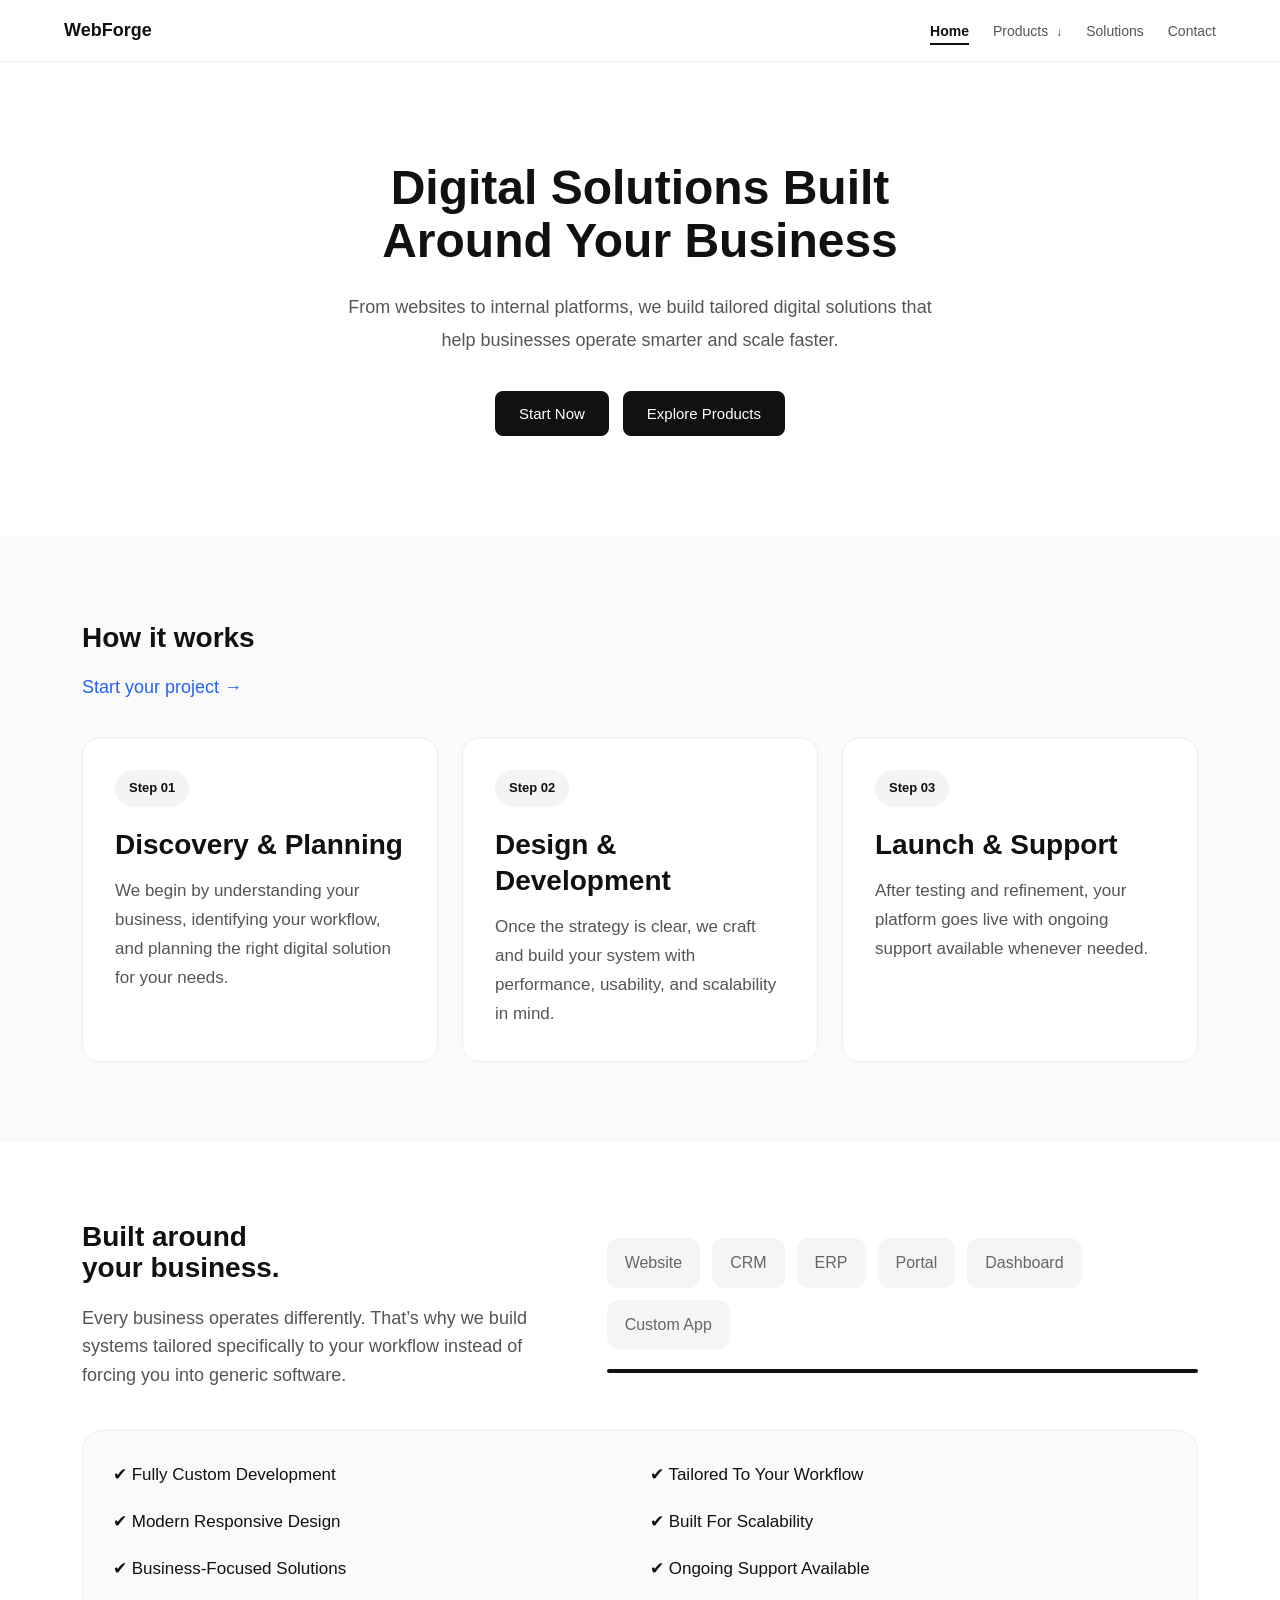
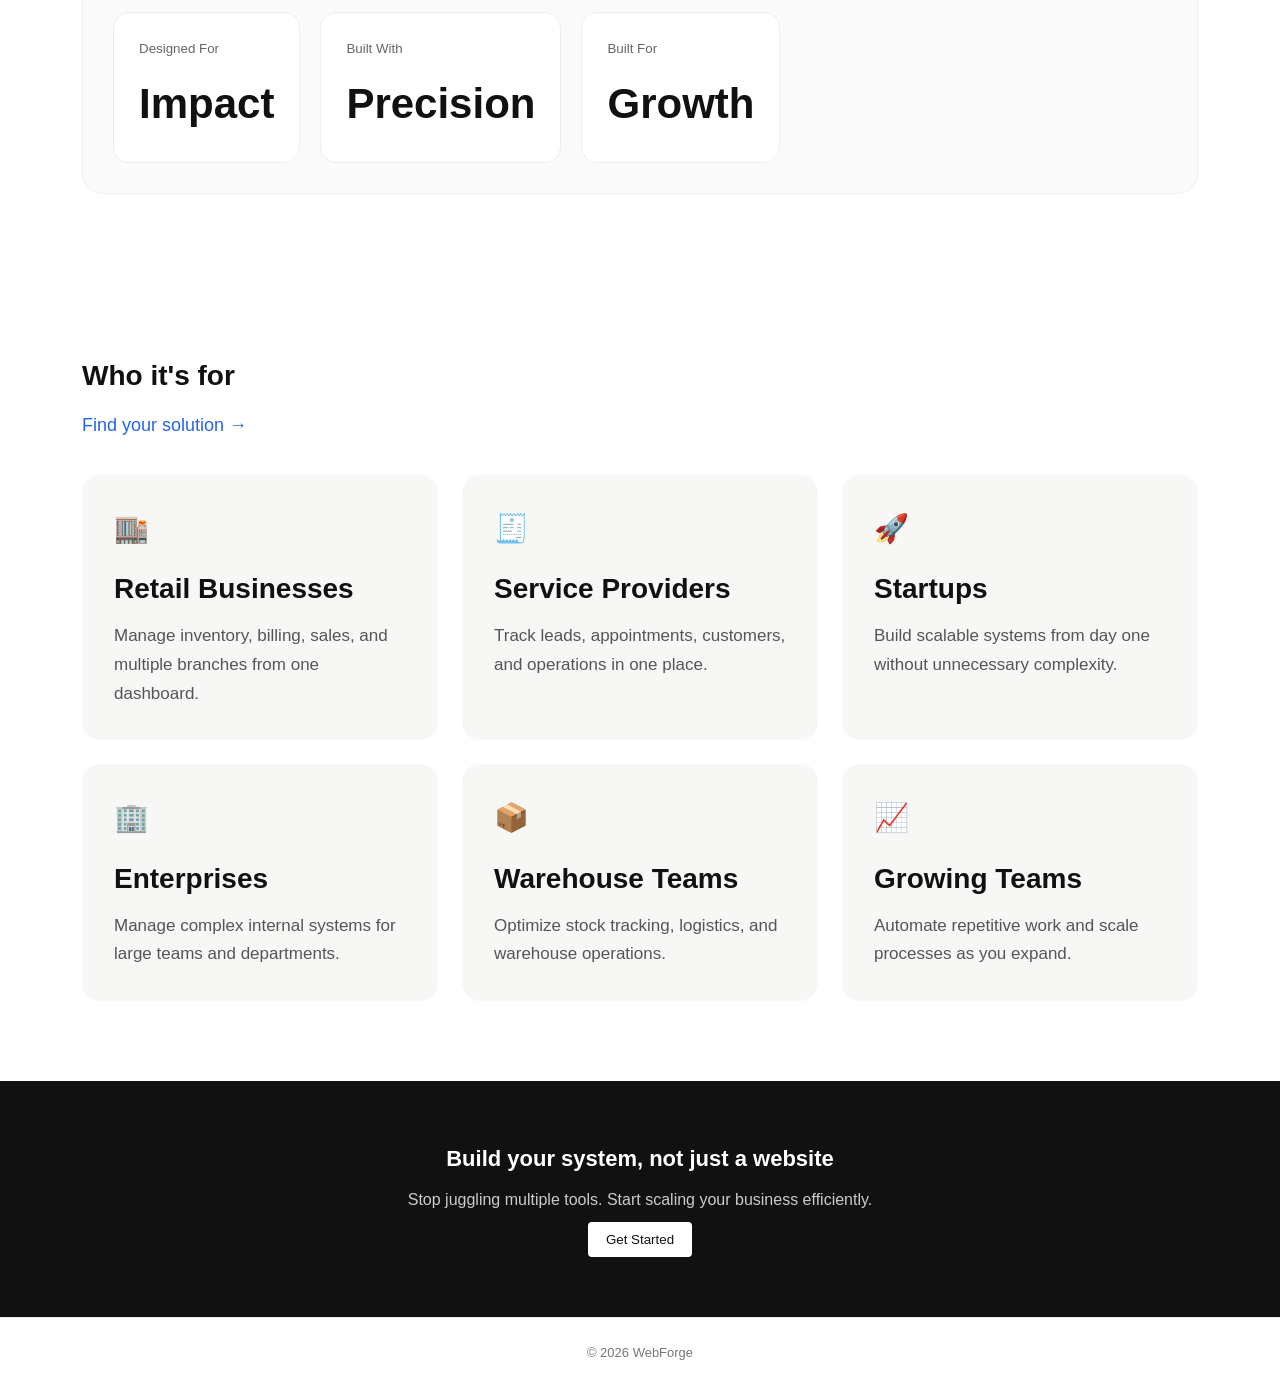
<file: index.html>
<!DOCTYPE html>
<html lang="en">
<head>
  <meta charset="UTF-8">
  <meta name="viewport" content="width=device-width, initial-scale=1.0">
  <title>WebForge</title>
  <link rel="stylesheet" href="styles.css">
</head>
<body>

  <!-- NAVBAR -->
<header class="navbar">
  <div class="container nav-container">

    <h2 class="logo">WebForge</h2>

    <nav>
      <ul class="nav-links">

        <li><a href="index.html">Home</a></li>

        <!-- PRODUCTS WITH MEGA MENU -->
        <li class="mega-parent">

          <a href="#">
            Products
            <span class="dropdown-arrow">↓</span>
          </a>

<div class="mega-menu">
  <div class="mega-grid">

    <a href="pages/products.html" class="mega-item">
      Website Development
    </a>

    <a href="pages/products.html" class="mega-item">
      CRM Systems
    </a>

    <a href="pages/products.html" class="mega-item">
      ERP Platforms
    </a>

    <a href="pages/products.html" class="mega-item">
      Admin Dashboards
    </a>

    <a href="pages/products.html" class="mega-item">
      Client Portals
    </a>

    <a href="pages/products.html" class="mega-item">
      Custom Solutions
    </a>

  </div>
</div>

        </li>

        <li><a href="pages/solutions.html">Solutions</a></li>
        <li><a href="pages/contact.html">Contact</a></li>

      </ul>
    </nav>

    <div class="menu-toggle" id="menu-toggle">☰</div>

  </div>
</header>


  <!-- HERO -->
<section class="hero">
  <div class="container">
    <h1>
      Digital Solutions Built<br>
      Around Your Business
    </h1>

    <p>
      From websites to internal platforms, we build tailored digital solutions
      that help businesses operate smarter and scale faster.
    </p>

    <div class="hero-actions">
      <a href="pages/contact.html">
        <button>Start Now</button>
      </a>

      <a href="pages/products.html">
        <button class="secondary">Explore Products</button>
      </a>
    </div>
  </div>
</section>


  <!-- HOW IT WORKS -->
  <section class="section how-section">
  <div class="container">

    <div class="section-top">
      <h2>How it works</h2>
      <a href="pages/contact.html">Start your project →</a>
    </div>

    <div class="how-grid">

      <div class="how-card">
        <span class="how-badge">Step 01</span>
        <h3>Discovery & Planning</h3>
        <p>
          We begin by understanding your business, identifying your workflow,
          and planning the right digital solution for your needs.
        </p>
      </div>

      <div class="how-card">
        <span class="how-badge">Step 02</span>
        <h3>Design & Development</h3>
        <p>
          Once the strategy is clear, we craft and build your system with
          performance, usability, and scalability in mind.
        </p>
      </div>

      <div class="how-card">
        <span class="how-badge">Step 03</span>
        <h3>Launch & Support</h3>
        <p>
          After testing and refinement, your platform goes live with ongoing
          support available whenever needed.
        </p>
      </div>

    </div>

  </div>
</section>


  <!-- WHY WEBFORGE -->
<section class="section why-webforge-section">
  <div class="container">

    <div class="why-header">

      <div class="why-left">
        <h2>
          Built around<br>
          your business.
        </h2>

        <p>
          Every business operates differently. That’s why we build systems tailored specifically to your workflow instead of forcing you into generic software.
        </p>
      </div>

      <div class="why-right">

        <div class="tool-comparison">
          <span>Website</span>
          <span>CRM</span>
          <span>ERP</span>
          <span>Portal</span>
          <span>Dashboard</span>
          <span>Custom App</span>
        </div>

        <div class="comparison-line"></div>

      </div>
    </div>


    <div class="why-card">

      <div class="why-grid">
        <div class="why-item">✔ Fully Custom Development</div>
        <div class="why-item">✔ Tailored To Your Workflow</div>
        <div class="why-item">✔ Modern Responsive Design</div>
        <div class="why-item">✔ Built For Scalability</div>
        <div class="why-item">✔ Business-Focused Solutions</div>
        <div class="why-item">✔ Ongoing Support Available</div>
      </div>


      <div class="why-stats">

        <div class="why-stats">

  <div class="stat-box">
    <small>Designed For</small>
    <h3>Impact</h3>
  </div>

  <div class="stat-box">
    <small>Built With</small>
    <h3>Precision</h3>
  </div>

  <div class="stat-box">
    <small>Built For</small>
    <h3>Growth</h3>
  </div>
</div>
    </div>
  </div>
</section>


  <!-- WHO IT'S FOR -->
  <section class="section who-section">
    <div class="container">

      <div class="section-top">
        <h2>Who it's for</h2>
        <a href="pages/contact.html">Find your solution →</a>
      </div>

      <div class="who-grid">

        <div class="who-card">
          <div class="who-icon">🏬</div>
          <h3>Retail Businesses</h3>
          <p>
            Manage inventory, billing, sales, and multiple branches from one dashboard.
          </p>
        </div>

        <div class="who-card">
          <div class="who-icon">🧾</div>
          <h3>Service Providers</h3>
          <p>
            Track leads, appointments, customers, and operations in one place.
          </p>
        </div>

        <div class="who-card">
          <div class="who-icon">🚀</div>
          <h3>Startups</h3>
          <p>
            Build scalable systems from day one without unnecessary complexity.
          </p>
        </div>

        <div class="who-card">
          <div class="who-icon">🏢</div>
          <h3>Enterprises</h3>
          <p>
            Manage complex internal systems for large teams and departments.
          </p>
        </div>

        <div class="who-card">
          <div class="who-icon">📦</div>
          <h3>Warehouse Teams</h3>
          <p>
            Optimize stock tracking, logistics, and warehouse operations.
          </p>
        </div>

        <div class="who-card">
          <div class="who-icon">📈</div>
          <h3>Growing Teams</h3>
          <p>
            Automate repetitive work and scale processes as you expand.
          </p>
        </div>

      </div>

    </div>
  </section>


  <!-- FINAL CTA -->
  <section class="cta strong">
    <div class="container narrow">
      <h2>Build your system, not just a website</h2>
      <p>
        Stop juggling multiple tools. Start scaling your business efficiently.
      </p>

      <a href="pages/contact.html">
        <button>Get Started</button>
      </a>
    </div>
  </section>


  <!-- FOOTER -->
  <footer class="footer">
    <p>© 2026 WebForge</p>
  </footer>


  <script src="script.js"></script>

</body>
</html>
</file>
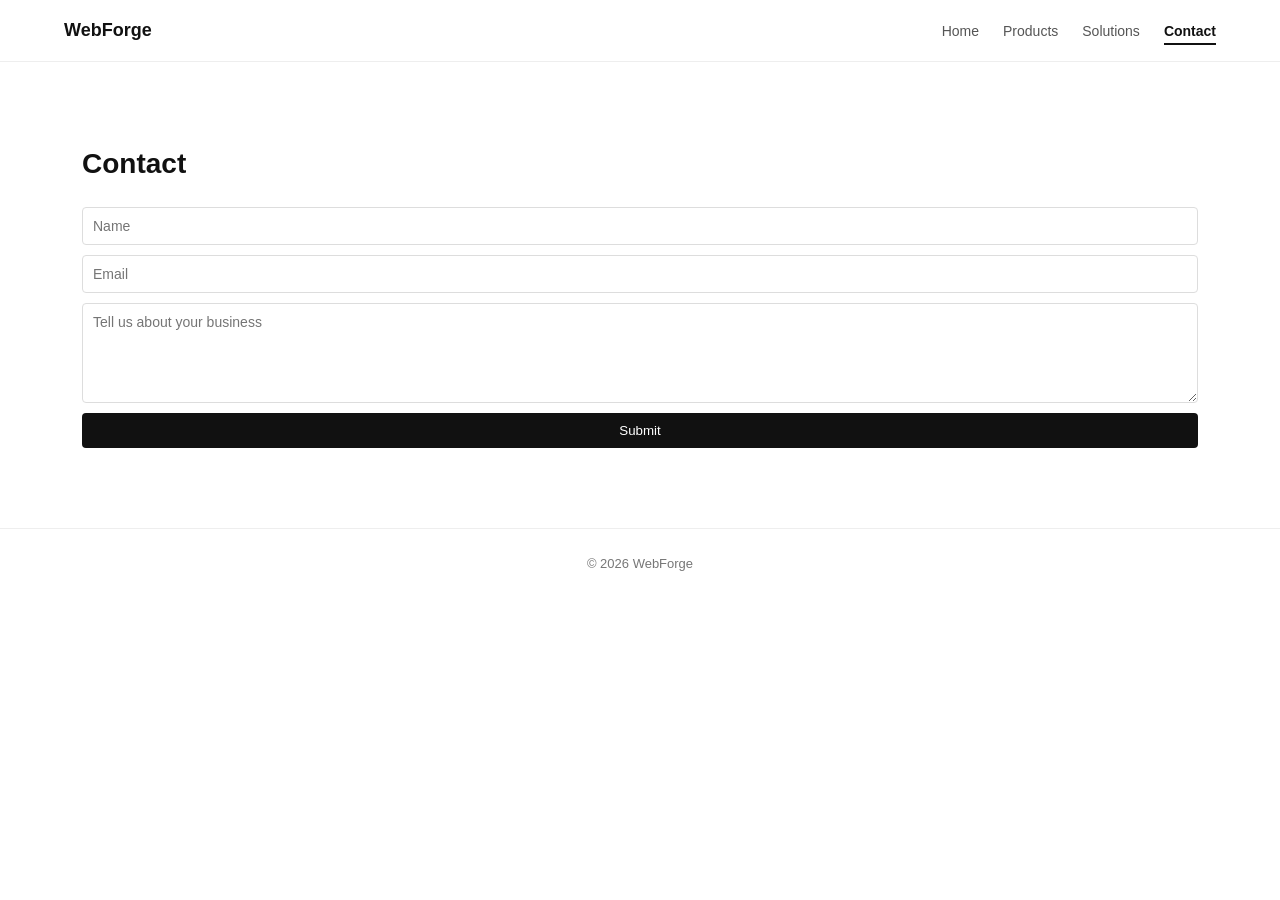
<file: pages/contact.html>
<!DOCTYPE html>
<html lang="en">
<head>
  <meta charset="UTF-8" />
  <meta name="viewport" content="width=device-width, initial-scale=1.0"/>
  <title>Contact - WebForge</title>
  <link rel="stylesheet" href="../styles.css" />
</head>
<body>

<header class="navbar">
  <div class="container nav-container">
    <h2 class="logo">WebForge</h2>
    <nav>
      <ul class="nav-links">
        <li><a href="../index.html">Home</a></li>
        <li><a href="products.html">Products</a></li>
        <li><a href="solutions.html">Solutions</a></li>
        <li><a href="contact.html">Contact</a></li>
      </ul>
    </nav>
    <div class="menu-toggle" id="menu-toggle">☰</div>
  </div>
</header>

<section class="section">
  <div class="container narrow">
    <h2>Contact</h2>

    <form id="contactForm">
      <input type="text" id="name" placeholder="Name" required />
      <input type="email" id="email" placeholder="Email" required />
      <textarea id="message" placeholder="Tell us about your business"></textarea>
      <button type="submit">Submit</button>
    </form>

    <p id="formMessage"></p>
  </div>
</section>

<footer class="footer">
  <p>© 2026 WebForge</p>
</footer>

<script src="../script.js"></script>
</body>
</html>
</file>
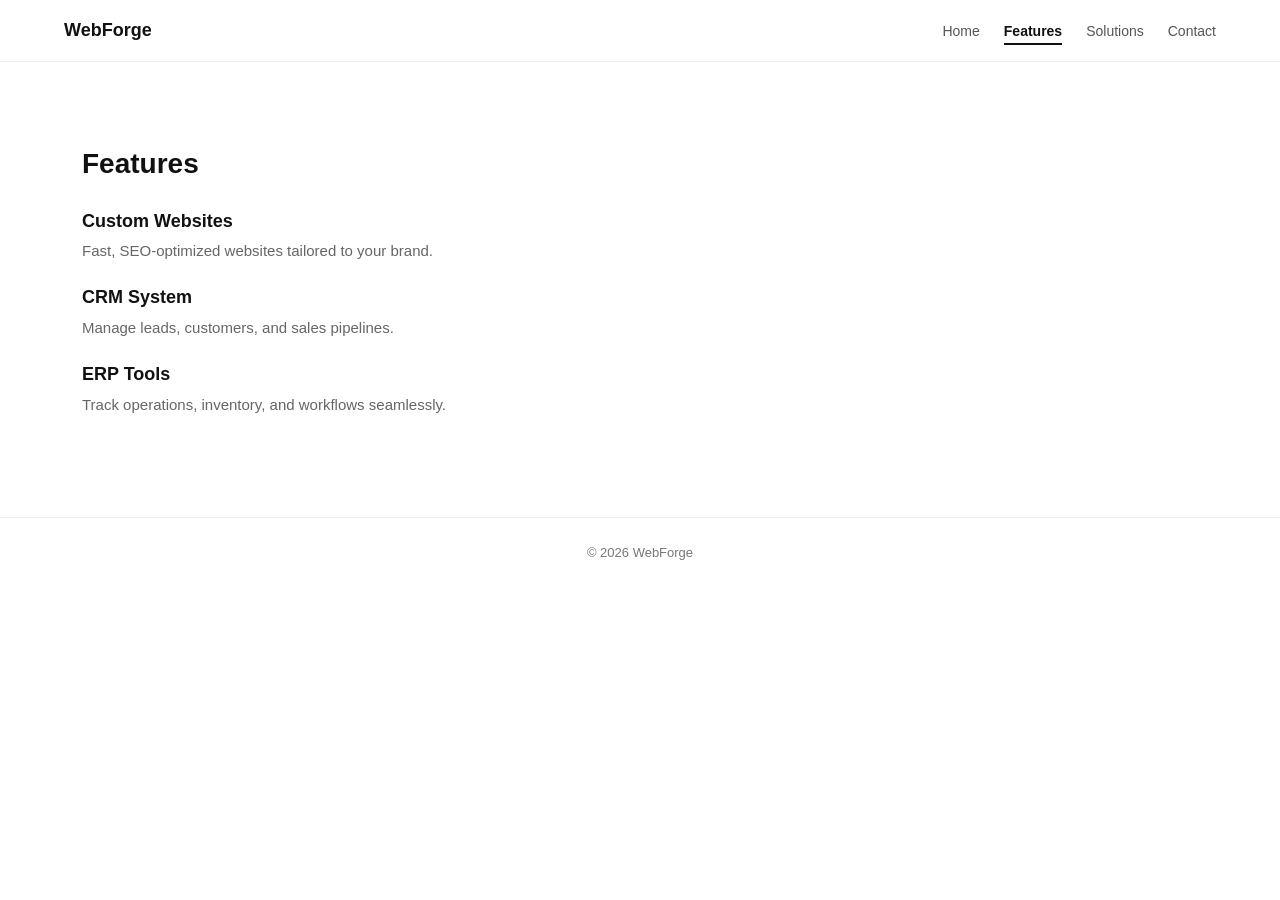
<file: pages/features.html>
<!DOCTYPE html>
<html lang="en">
<head>
  <meta charset="UTF-8" />
  <meta name="viewport" content="width=device-width, initial-scale=1.0"/>
  <title>Features - WebForge</title>
  <link rel="stylesheet" href="../styles.css" />
</head>
<body>

<header class="navbar">
  <div class="container nav-container">
    <h2 class="logo">WebForge</h2>
    <nav>
      <ul class="nav-links">
        <li><a href="../index.html">Home</a></li>
        <li><a href="features.html">Features</a></li>
        <li><a href="solutions.html">Solutions</a></li>
        <li><a href="contact.html">Contact</a></li>
      </ul>
    </nav>
    <div class="menu-toggle" id="menu-toggle">☰</div>
  </div>
</header>

<section class="section">
  <div class="container narrow">
    <h2>Features</h2>

    <div class="feature">
      <h3>Custom Websites</h3>
      <p>Fast, SEO-optimized websites tailored to your brand.</p>
    </div>

    <div class="feature">
      <h3>CRM System</h3>
      <p>Manage leads, customers, and sales pipelines.</p>
    </div>

    <div class="feature">
      <h3>ERP Tools</h3>
      <p>Track operations, inventory, and workflows seamlessly.</p>
    </div>
  </div>
</section>

<footer class="footer">
  <p>© 2026 WebForge</p>
</footer>

<script src="../script.js"></script>
</body>
</html>
</file>
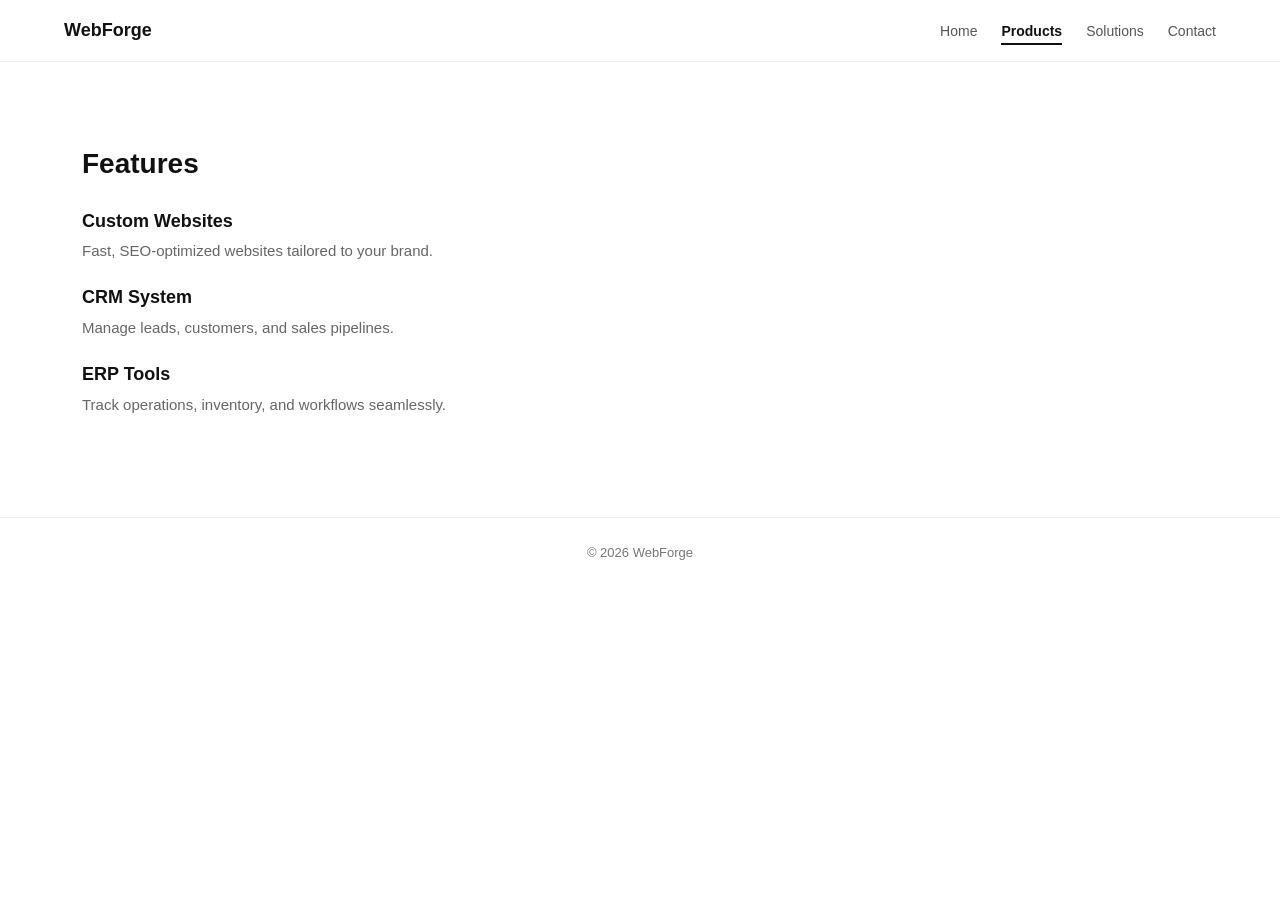
<file: pages/products.html>
<!DOCTYPE html>
<html lang="en">
<head>
  <meta charset="UTF-8" />
  <meta name="viewport" content="width=device-width, initial-scale=1.0"/>
  <title>Features - WebForge</title>
  <link rel="stylesheet" href="../styles.css" />
</head>
<body>

<header class="navbar">
  <div class="container nav-container">
    <h2 class="logo">WebForge</h2>
    <nav>
      <ul class="nav-links">
        <li><a href="../index.html">Home</a></li>
        <li><a href="products.html">Products</a></li>
        <li><a href="solutions.html">Solutions</a></li>
        <li><a href="contact.html">Contact</a></li>
      </ul>
    </nav>
    <div class="menu-toggle" id="menu-toggle">☰</div>
  </div>
</header>

<section class="section">
  <div class="container narrow">
    <h2>Features</h2>

    <div class="feature">
      <h3>Custom Websites</h3>
      <p>Fast, SEO-optimized websites tailored to your brand.</p>
    </div>

    <div class="feature">
      <h3>CRM System</h3>
      <p>Manage leads, customers, and sales pipelines.</p>
    </div>

    <div class="feature">
      <h3>ERP Tools</h3>
      <p>Track operations, inventory, and workflows seamlessly.</p>
    </div>
  </div>
</section>

<footer class="footer">
  <p>© 2026 WebForge</p>
</footer>

<script src="../script.js"></script>
</body>
</html>
</file>
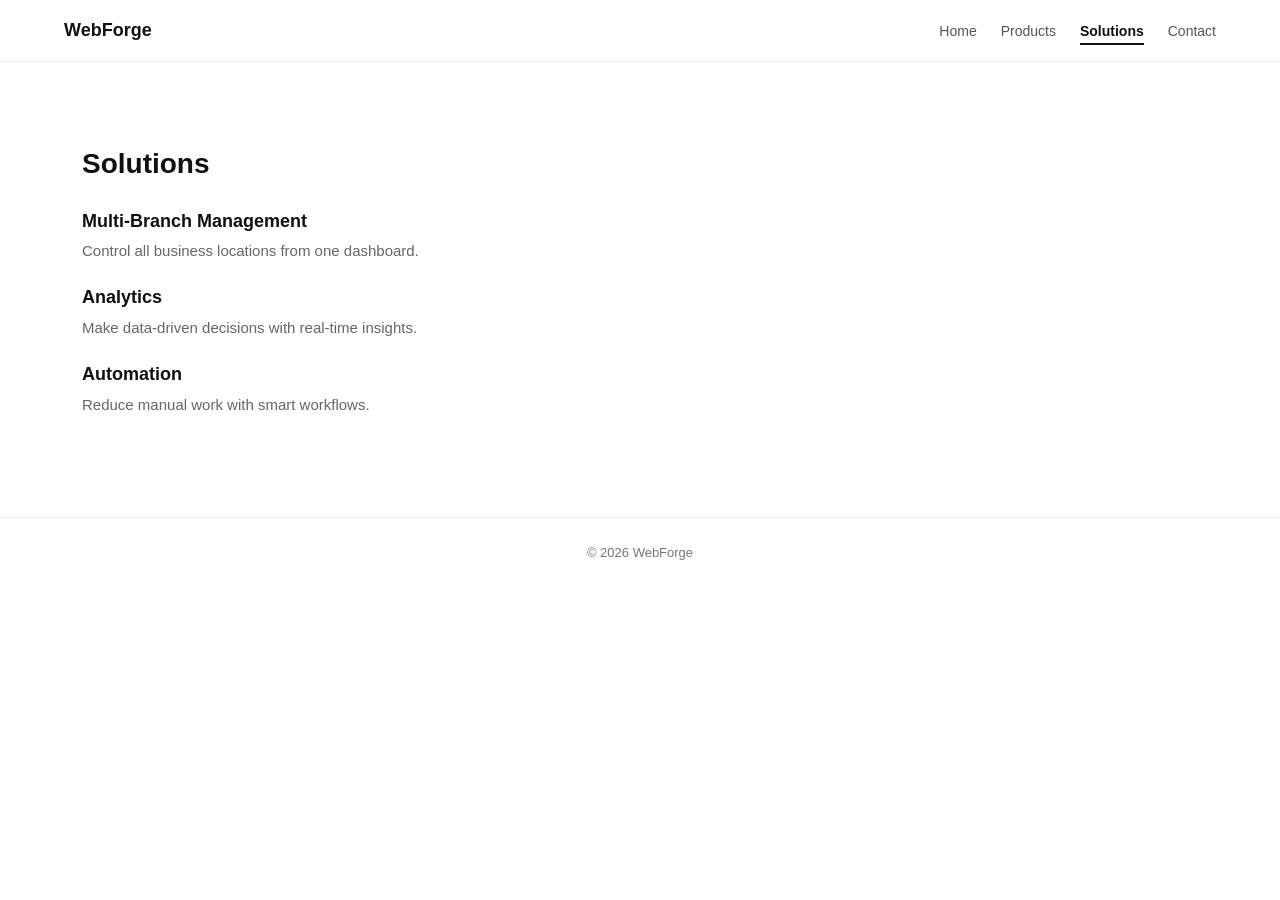
<file: pages/solutions.html>
<!DOCTYPE html>
<html lang="en">
<head>
  <meta charset="UTF-8" />
  <meta name="viewport" content="width=device-width, initial-scale=1.0"/>
  <title>Solutions - WebForge</title>
  <link rel="stylesheet" href="../styles.css" />
</head>
<body>

<header class="navbar">
  <div class="container nav-container">
    <h2 class="logo">WebForge</h2>
    <nav>
      <ul class="nav-links">
        <li><a href="../index.html">Home</a></li>
        <li><a href="products.html">Products</a></li>
        <li><a href="solutions.html">Solutions</a></li>
        <li><a href="contact.html">Contact</a></li>
      </ul>
    </nav>
    <div class="menu-toggle" id="menu-toggle">☰</div>
  </div>
</header>

<section class="section">
  <div class="container narrow">
    <h2>Solutions</h2>

    <div class="feature">
      <h3>Multi-Branch Management</h3>
      <p>Control all business locations from one dashboard.</p>
    </div>

    <div class="feature">
      <h3>Analytics</h3>
      <p>Make data-driven decisions with real-time insights.</p>
    </div>

    <div class="feature">
      <h3>Automation</h3>
      <p>Reduce manual work with smart workflows.</p>
    </div>
  </div>
</section>

<footer class="footer">
  <p>© 2026 WebForge</p>
</footer>

<script src="../script.js"></script>
</body>
</html>
</file>
<file: styles.css>
/* ==============================
   RESET & BASE
============================== */
* {
  margin: 0;
  padding: 0;
  box-sizing: border-box;
  font-family: -apple-system, BlinkMacSystemFont, "Segoe UI", sans-serif;
}

body {
  color: #111;
  background: #fff;
  line-height: 1.6;
}

/* ==============================
   LAYOUT
============================== */
.container {
  width: 90%;
  max-width: 1100px;
  margin: auto;
}

.narrow {
  max-width: 700px;
}

/* ==============================
   NAVBAR
============================== */
.navbar {
  padding: 16px 0;
  border-bottom: 1px solid #eee;
  background: #fff;
  position: sticky;
  top: 0;
  z-index: 1000;
}

.nav-container {
  display: flex;
  justify-content: space-between;
  align-items: center;
}

/* Add this at the END if not already present */

.nav-links a.active {
  color: #111;
  font-weight: 600;
  position: relative;
}

.nav-links a.active::after {
  content: "";
  position: absolute;
  left: 0;
  bottom: -6px;
  width: 100%;
  height: 2px;
  background: #111;
}

.logo {
  font-weight: 600;
  font-size: 18px;
}

.nav-links {
  display: flex;
  list-style: none;
  gap: 24px;
}

.nav-links a {
  text-decoration: none;
  color: #555;
  font-size: 14px;
  transition: color 0.2s ease;
}

.nav-links a:hover {
  color: #111;
}

.nav-btn {
  background: #111;
  color: #fff;
  padding: 8px 14px;
  border: none;
  cursor: pointer;
  border-radius: 4px;
}

.menu-toggle {
  display: none;
  font-size: 22px;
  cursor: pointer;
}

/* ==============================
   MEGA MENU
============================== */

.mega-parent {
  position: relative;
}

.dropdown-arrow {
  font-size: 12px;
  margin-left: 4px;
}

/* Dropdown Box */
.mega-menu {
  position: absolute;
  top: 140%;
  left: 50%;
  transform: translateX(-50%);
  width: 520px;

  background: white;
  border: 1px solid #eee;
  border-radius: 18px;
  padding: 18px;

  box-shadow: 0 10px 30px rgba(0,0,0,0.08);

  opacity: 0;
  visibility: hidden;
  transition: all 0.25s ease;

  z-index: 100;
}

/* Hover */
.mega-parent:hover .mega-menu {
  opacity: 1;
  visibility: visible;
  top: 120%;
}

/* Grid */
.mega-grid {
  display: grid;
  grid-template-columns: repeat(2, 1fr);
  gap: 10px;
}

/* Items */
.mega-item {
  padding: 14px 16px;
  border-radius: 12px;
  text-decoration: none;
  transition: 0.2s ease;
  color: #111;
  font-weight: 500;
}

.mega-item:hover {
  background: #f7f7f5;
}

/* Mobile */
@media (max-width: 1024px) {

  .mega-menu {
    position: static;
    width: 100%;
    transform: none;
    opacity: 1;
    visibility: visible;
    box-shadow: none;
    border: none;
    padding: 10px 0;
    display: none;
  }

  .mega-parent.active .mega-menu {
    display: block;
  }

  .mega-grid {
    grid-template-columns: 1fr;
  }

}

/* ==============================
   HERO SECTION
============================== */

.hero {
  padding: 120px 20px 100px;
  text-align: center;
}

.hero .container {
  max-width: 850px;
  margin: 0 auto;

  display: flex;
  flex-direction: column;
  align-items: center;
}

/* Heading */
.hero h1 {
  font-size: clamp(2.8rem, 6vw, 4.8rem);
  line-height: 1.1;
  font-weight: 700;
  margin-bottom: 24px;
  text-align: center;
}

/* Paragraph */
.hero p {
  font-size: 1.1rem;
  color: #555;
  max-width: 620px;
  margin: 0 auto 35px;
  line-height: 1.8;
  text-align: center;
}

/* Buttons */
.hero-actions {
  display: flex;
  justify-content: center;
  align-items: center;
  gap: 14px;
  flex-wrap: wrap;
}

.hero-actions button {
  padding: 14px 24px;
  font-size: 15px;
  font-weight: 500;
  border-radius: 8px;
}

/* ==============================
   SECTIONS
============================== */
.section {
  padding: 60px 20px;
}

.section h2 {
  font-size: 24px;
  margin-bottom: 20px;
  font-weight: 600;
}

.light {
  background: #fafafa;
}

/* ==============================
   HOW SECTION PREMIUM
============================== */

.how-section {
  background: #fafafa;
}

.how-grid {
  display: grid;
  grid-template-columns: 1fr;
  gap: 24px;
}

/* Cards */
.how-card {
  background: white;
  padding: 32px;
  border-radius: 18px;
  border: 1px solid #eee;
  transition: all 0.25s ease;
}

.how-card:hover {
  transform: translateY(-4px);
  border-color: #ddd;
}

.how-badge {
  display: inline-block;
  font-size: 13px;
  font-weight: 600;
  padding: 8px 14px;
  background: #f3f4f6;
  border-radius: 999px;
  margin-bottom: 20px;
}

.how-card h3 {
  font-size: 28px;
  margin-bottom: 14px;
  line-height: 1.3;
}

.how-card p {
  color: #555;
  font-size: 17px;
  line-height: 1.7;
}

/* Tablet */
@media (min-width: 768px) {
  .how-grid {
    grid-template-columns: repeat(2, 1fr);
  }
}

/* Desktop */
@media (min-width: 1024px) {
  .how-grid {
    grid-template-columns: repeat(3, 1fr);
  }
}

/* ==============================
   WHY WEBFORGE PREMIUM SECTION
============================== */

.why-webforge-section {
  background: #fff;
}

.why-header {
  display: flex;
  flex-direction: column;
  gap: 40px;
  margin-bottom: 40px;
}

.why-left h2 {
  font-size: 48px;
  line-height: 1.1;
  margin-bottom: 20px;
  font-weight: 700;
}

.why-left p {
  font-size: 18px;
  color: #555;
  max-width: 500px;
}

.why-right {
  position: relative;
}

.tool-comparison {
  display: flex;
  flex-wrap: wrap;
  gap: 12px;
}

.tool-comparison span {
  padding: 12px 18px;
  background: #f5f5f5;
  border-radius: 12px;
  font-weight: 500;
  color: #666;
}

.comparison-line {
  width: 100%;
  height: 4px;
  background: #111;
  margin-top: 20px;
  border-radius: 20px;
}

/* Main Card */
.why-card {
  background: #fafafa;
  border: 1px solid #eee;
  border-radius: 20px;
  padding: 30px;
}

/* Feature Grid */
.why-grid {
  display: grid;
  grid-template-columns: 1fr;
  gap: 20px;
  margin-bottom: 30px;
}

.why-item {
  font-size: 17px;
  font-weight: 500;
}

/* Stats */
.why-stats {
  display: grid;
  grid-template-columns: 1fr;
  gap: 20px;
}

.stat-box {
  background: white;
  padding: 25px;
  border-radius: 16px;
  border: 1px solid #eee;
}

.stat-box small {
  display: block;
  color: #666;
  margin-bottom: 10px;
}

.stat-box h3 {
  font-size: 42px;
  font-weight: 700;
}

/* Tablet */
@media (min-width: 768px) {

  .why-grid {
    grid-template-columns: repeat(2,1fr);
  }

  .why-stats {
    grid-template-columns: repeat(3,1fr);
  }

}

/* Desktop */
@media (min-width: 1024px) {

  .why-header {
    flex-direction: row;
    justify-content: space-between;
    align-items: center;
  }

}

/* ==============================
   WHO SECTION PREMIUM
============================== */

.who-section {
  background: #fff;
}

.section-top {
  margin-bottom: 35px;
}

.section-top h2 {
  font-size: 48px;
  margin-bottom: 12px;
  font-weight: 700;
}

.section-top a {
  color: #2563eb;
  text-decoration: none;
  font-size: 18px;
  font-weight: 500;
}

/* Grid */
.who-grid {
  display: grid;
  grid-template-columns: 1fr;
  gap: 24px;
}

/* Cards */
.who-card {
  background: #f7f7f5;
  padding: 32px;
  border-radius: 18px;
  transition: all 0.25s ease;
}

.who-card:hover {
  transform: translateY(-4px);
  background: #f2f2f0;
}

.who-icon {
  font-size: 28px;
  margin-bottom: 20px;
}

.who-card h3 {
  font-size: 28px;
  margin-bottom: 14px;
  line-height: 1.3;
}

.who-card p {
  color: #555;
  font-size: 17px;
  line-height: 1.7;
}

/* Tablet */
@media (min-width: 768px) {
  .who-grid {
    grid-template-columns: repeat(2, 1fr);
  }
}

/* Desktop */
@media (min-width: 1024px) {
  .who-grid {
    grid-template-columns: repeat(3, 1fr);
  }
}
/* ==============================
   GRID SYSTEM
============================== */
.grid-3 {
  display: grid;
  grid-template-columns: 1fr;
  gap: 20px;
  margin-top: 30px;
}

@media (min-width: 768px) {
  .grid-3 {
    grid-template-columns: repeat(2, 1fr);
  }
}

@media (min-width: 1024px) {
  .grid-3 {
    grid-template-columns: repeat(3, 1fr);
  }
}

/* ==============================
   CARDS
============================== */
.step-card,
.info-card,
.use-card {
  background: #fff;
  padding: 20px;
  border: 1px solid #eee;
  border-radius: 8px;
  transition: all 0.2s ease;
}

.step-card:hover,
.info-card:hover,
.use-card:hover {
  border-color: #ddd;
  transform: translateY(-2px);
}

/* Step Number */
.step-number {
  font-size: 12px;
  color: #777;
  margin-bottom: 10px;
}

/* ==============================
   STRONG CTA
============================== */
.cta.strong {
  background: #111;
  color: #fff;
}

.cta.strong p {
  color: #ccc;
}

.cta.strong button {
  background: #fff;
  color: #111;
}

/* ==============================
   TEXT SECTIONS (CLEAN STYLE)
============================== */
.step {
  margin-bottom: 24px;
}

.step h3 {
  font-size: 18px;
  margin-bottom: 4px;
}

.step p {
  color: #666;
}

/* ==============================
   GRID (ONLY FOR USE CASES)
============================== */
.grid-3 {
  display: grid;
  grid-template-columns: 1fr;
  gap: 20px;
  margin-top: 30px;
}

@media (min-width: 768px) {
  .grid-3 {
    grid-template-columns: repeat(2, 1fr);
  }
}

@media (min-width: 1024px) {
  .grid-3 {
    grid-template-columns: repeat(3, 1fr);
  }
}

/* ==============================
   USE CASE CARDS
============================== */
.use-card {
  background: #fff;
  padding: 20px;
  border: 1px solid #eee;
  border-radius: 8px;
  transition: all 0.2s ease;
}

.use-card:hover {
  border-color: #ddd;
  transform: translateY(-2px);
}

/* ==============================
   CTA STRONG
============================== */
.cta.strong {
  background: #111;
  color: #fff;
}

.cta.strong p {
  color: #ccc;
}

.cta.strong button {
  background: #fff;
  color: #111;
}

/* ==============================
   FEATURES
============================== */
.feature {
  margin-bottom: 20px;
}

.feature h3 {
  font-size: 16px;
  margin-bottom: 4px;
}

.feature p {
  font-size: 14px;
  color: #666;
}

/* ==============================
   CTA
============================== */
.cta {
  text-align: center;
  padding: 60px 20px;
}

.cta h2 {
  font-size: 22px;
  margin-bottom: 10px;
}

.cta button {
  margin-top: 10px;
  padding: 10px 18px;
  background: #111;
  color: white;
  border: none;
  border-radius: 4px;
}

/* ==============================
   FORM
============================== */
form {
  display: flex;
  flex-direction: column;
  gap: 10px;
}

input, textarea {
  padding: 10px;
  border: 1px solid #ddd;
  font-size: 14px;
  border-radius: 4px;
}

textarea {
  min-height: 100px;
  resize: vertical;
}

button {
  background: #111;
  color: white;
  padding: 10px;
  border: none;
  border-radius: 4px;
  cursor: pointer;
}

/* ==============================
   FOOTER
============================== */
.footer {
  text-align: center;
  padding: 25px;
  border-top: 1px solid #eee;
  color: #777;
  font-size: 13px;
}

/* ==============================
   TABLET (â‰¥768px)
============================== */
@media (min-width: 768px) {

  .hero {
    padding: 100px 20px;
  }

  .hero h1 {
    font-size: 40px;
  }

  .hero p {
    font-size: 16px;
  }

  .section h2 {
    font-size: 28px;
  }

  .feature h3 {
    font-size: 18px;
  }

  .feature p {
    font-size: 15px;
  }
}

/* ==============================
   DESKTOP (â‰¥1024px)
============================== */
@media (min-width: 1024px) {

  .hero {
    text-align: left;
  }

  .hero .container {
    max-width: 800px;
  }

  .hero-actions {
    justify-content: flex-start;
  }

  .section {
    padding: 80px 20px;
  }
}

/* ==============================
   LARGE SCREENS (â‰¥1280px)
============================== */
@media (min-width: 1280px) {

  .container {
    max-width: 1200px;
  }

  .hero h1 {
    font-size: 48px;
  }

  .hero p {
    font-size: 18px;
  }
}

/* ==============================
   MOBILE NAVIGATION
============================== */
@media (max-width: 768px) {

  .nav-links {
    display: none;
    position: absolute;
    right: 20px;
    top: 60px;
    background: #fff;
    flex-direction: column;
    border: 1px solid #eee;
    padding: 10px;
    width: 180px;
  }

  .nav-links.active {
    display: flex;
  }

  .menu-toggle {
    display: block;
  }

  .nav-btn {
    display: none;
  }
}
</file>
